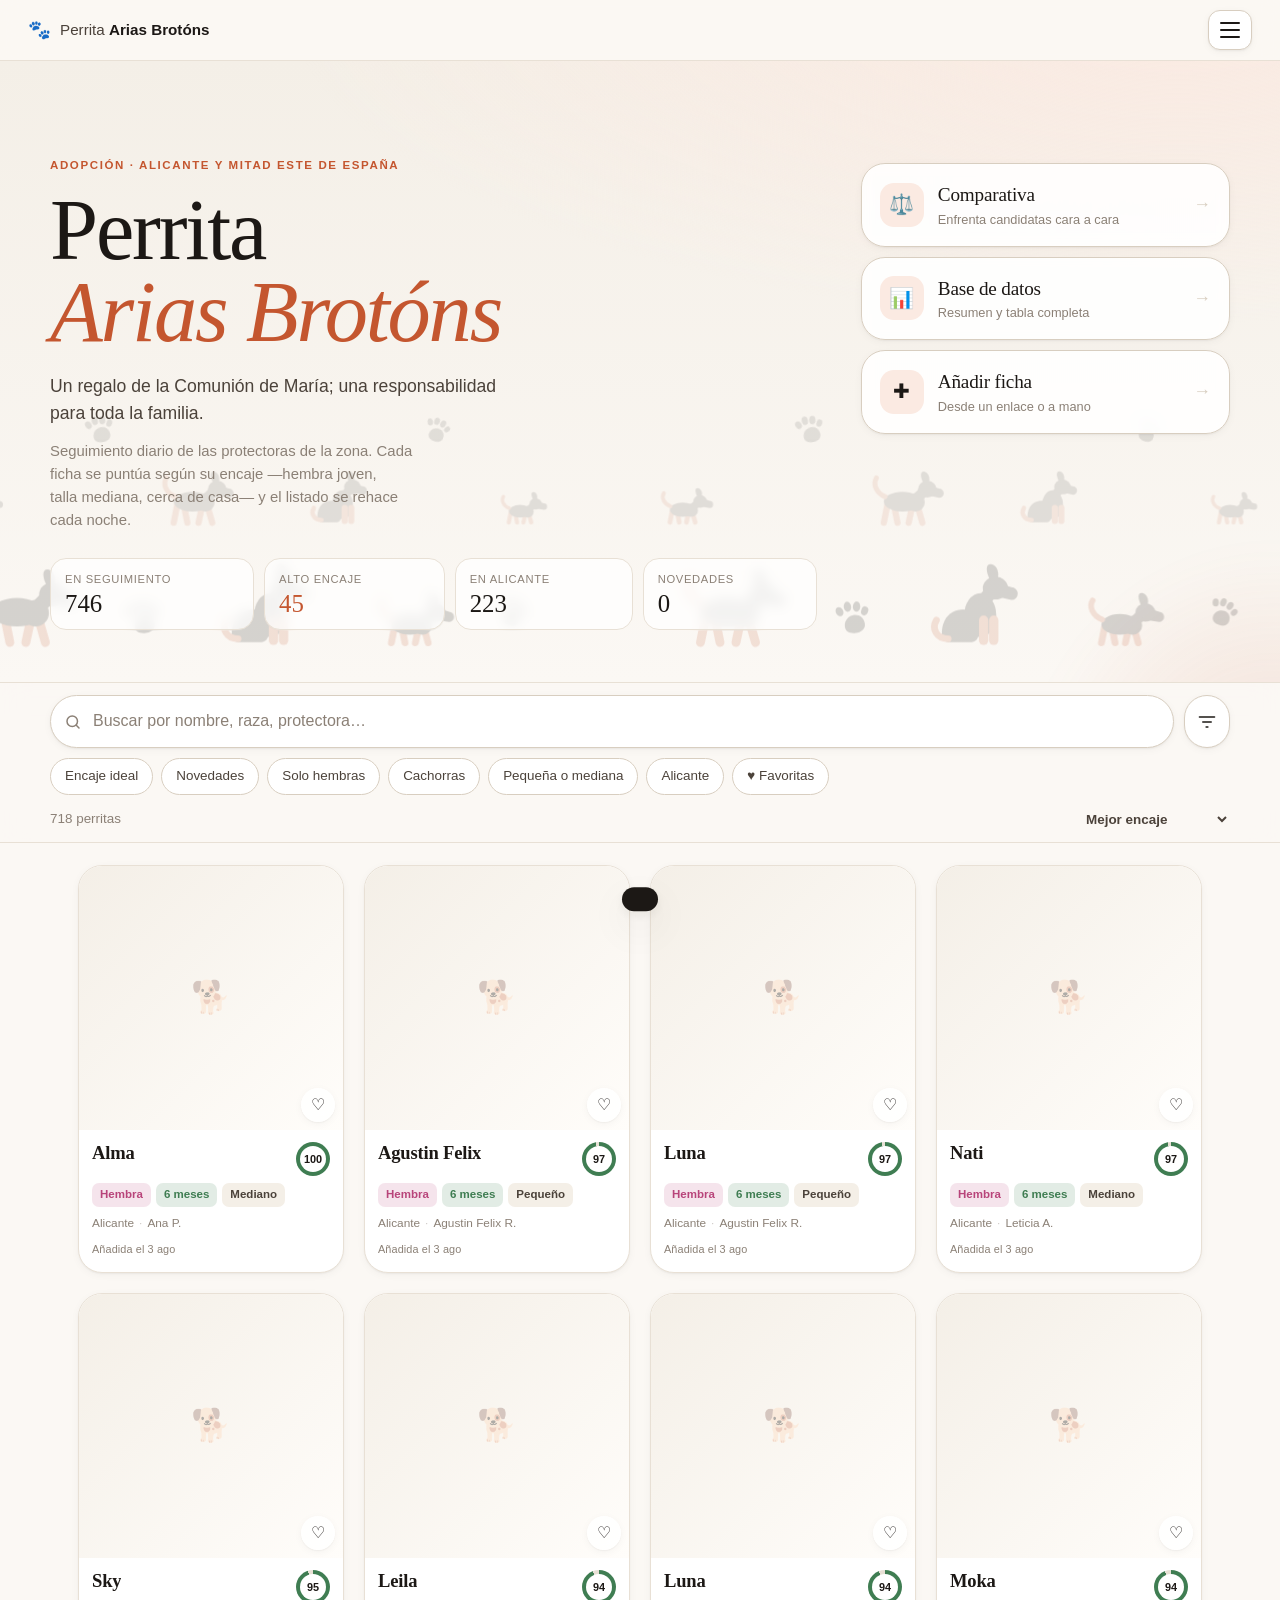
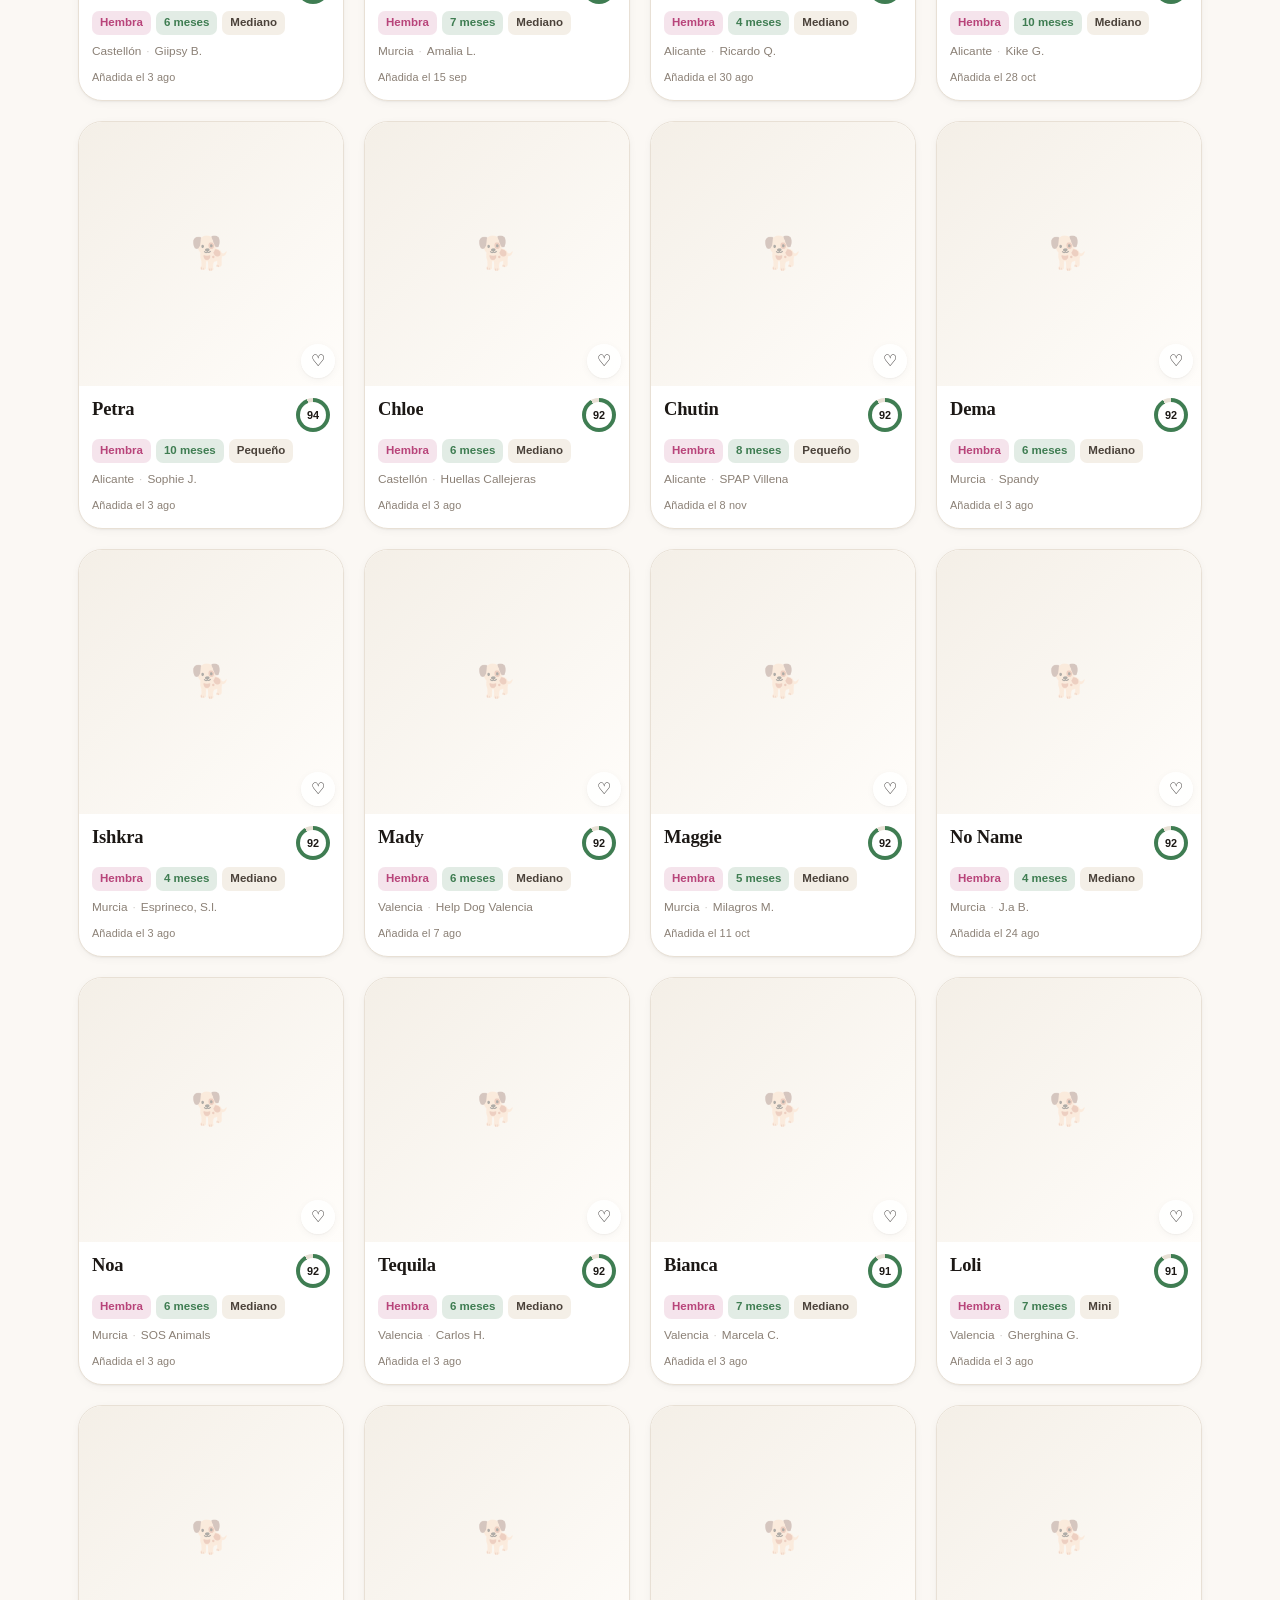
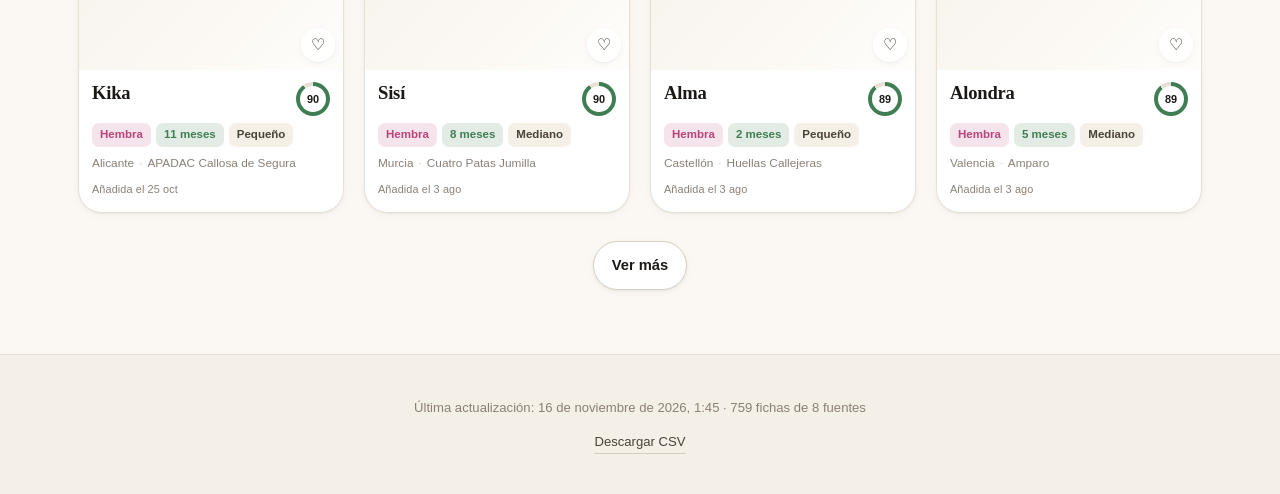
<file: index.html>
<!doctype html>
<html lang="es">
<head>
<meta charset="utf-8">
<meta name="viewport" content="width=device-width, initial-scale=1, viewport-fit=cover">
<meta name="theme-color" content="#fbf8f4" media="(prefers-color-scheme: light)">
<meta name="theme-color" content="#12100e" media="(prefers-color-scheme: dark)">
<title>Perrita Arias Brotóns</title>
<meta name="description" content="Seguimiento diario de las protectoras de Alicante y la mitad este de España, con cada ficha ordenada por su encaje.">
<link rel="icon" href="data:image/svg+xml,<svg xmlns='http://www.w3.org/2000/svg' viewBox='0 0 100 100'><text y='.9em' font-size='90'>🐾</text></svg>">
<link rel="manifest" href="assets/manifest.webmanifest">
<link rel="stylesheet" href="assets/css/app.css">
</head>
<body>

<a class="skip" href="#resultados">Saltar a los resultados</a>

<header class="hero" id="hero">
  <div class="hero__inner">
    <div class="hero__text">
      <p class="hero__eyebrow">Adopción · Alicante y mitad este de España</p>
      <h1 class="hero__title">Perrita<br><span>Arias Brotóns</span></h1>
      <p class="hero__lede">
        Un regalo de la Comunión de María; una responsabilidad para toda la familia.
      </p>
      <p class="hero__sub">
        Seguimiento diario de las protectoras de la zona. Cada ficha se puntúa
        según su encaje —hembra joven, talla mediana, cerca de casa— y el
        listado se rehace cada noche.
      </p>
      <dl class="hero__stats" id="heroStats"></dl>
    </div>

    <nav class="hero__acciones" aria-label="Secciones">
      <a class="bigbtn" href="comparar.html">
        <span class="bigbtn__icon" aria-hidden="true">⚖️</span>
        <span class="bigbtn__txt"><strong>Comparativa</strong><small>Enfrenta candidatas cara a cara</small></span>
        <span class="bigbtn__arrow" aria-hidden="true">→</span>
      </a>
      <a class="bigbtn" href="datos.html">
        <span class="bigbtn__icon" aria-hidden="true">📊</span>
        <span class="bigbtn__txt"><strong>Base de datos</strong><small>Resumen y tabla completa</small></span>
        <span class="bigbtn__arrow" aria-hidden="true">→</span>
      </a>
      <a class="bigbtn" href="admin.html">
        <span class="bigbtn__icon" aria-hidden="true">✚</span>
        <span class="bigbtn__txt"><strong>Añadir ficha</strong><small>Desde un enlace o a mano</small></span>
        <span class="bigbtn__arrow" aria-hidden="true">→</span>
      </a>
    </nav>
  </div>
  <div class="hero__glow" aria-hidden="true"></div>

  <!-- Fondo animado: en lugar de un vídeo (megabytes, y un primer fotograma
       en negro en móvil) es un SVG que pesa unos pocos kB, se ve nítido en
       cualquier pantalla y se detiene si el sistema pide menos movimiento. -->
  <div class="hero__film" aria-hidden="true">
    <svg viewBox="0 0 1600 700" preserveAspectRatio="xMidYMax slice" focusable="false">
      <defs>
        <g id="d-trot">
          <path d="M34 46 L28 76" stroke="currentColor" stroke-width="10" stroke-linecap="round" fill="none"/>
          <path d="M44 46 L50 76" stroke="currentColor" stroke-width="10" stroke-linecap="round" fill="none"/>
          <path d="M74 48 L68 76" stroke="currentColor" stroke-width="10" stroke-linecap="round" fill="none"/>
          <path d="M82 48 L90 76" stroke="currentColor" stroke-width="10" stroke-linecap="round" fill="none"/>
          <ellipse cx="58" cy="42" rx="30" ry="16"/>
          <ellipse cx="79" cy="43" rx="15" ry="15"/>
          <path d="M72 34 L90 16 L102 28 L84 46 Z"/>
          <ellipse cx="98" cy="22" rx="15" ry="13.5"/>
          <path d="M104 17 L117 21 A7.5 7.5 0 0 1 117 36 L104 33 Z"/>
          <path d="M92 13 C 86 2, 86 -8, 94 -6 C 101 -4, 103 6, 100 13 Z"/>
          <path d="M30 34 C 16 28, 10 14, 16 4" stroke="currentColor" stroke-width="8" stroke-linecap="round" fill="none"/>
        </g>
        <g id="d-pup">
          <path d="M26 36 L22 56" stroke="currentColor" stroke-width="8.5" stroke-linecap="round" fill="none"/>
          <path d="M35 36 L39 56" stroke="currentColor" stroke-width="8.5" stroke-linecap="round" fill="none"/>
          <path d="M56 38 L52 56" stroke="currentColor" stroke-width="8.5" stroke-linecap="round" fill="none"/>
          <path d="M63 38 L68 56" stroke="currentColor" stroke-width="8.5" stroke-linecap="round" fill="none"/>
          <ellipse cx="45" cy="33" rx="23" ry="13"/>
          <ellipse cx="61" cy="34" rx="12" ry="12"/>
          <path d="M56 27 L70 13 L80 23 L66 37 Z"/>
          <ellipse cx="77" cy="18" rx="12.5" ry="11.5"/>
          <path d="M82 13 L94 17 A6.5 6.5 0 0 1 94 30 L82 28 Z"/>
          <path d="M72 10 C 67 0, 67 -8, 74 -6 C 80 -4, 82 4, 79 10 Z"/>
          <path d="M23 27 C 11 22, 6 11, 11 3" stroke="currentColor" stroke-width="7" stroke-linecap="round" fill="none"/>
        </g>
        <g id="d-sit">
          <path d="M18 88 C 10 88, 8 74, 14 62 C 20 50, 36 46, 46 52 C 58 60, 58 88, 46 88 Z"/>
          <ellipse cx="56" cy="56" rx="19" ry="26"/>
          <path d="M60 62 L60 86" stroke="currentColor" stroke-width="11" stroke-linecap="round" fill="none"/>
          <path d="M72 62 L72 86" stroke="currentColor" stroke-width="11" stroke-linecap="round" fill="none"/>
          <path d="M50 38 L66 20 L78 31 L62 48 Z"/>
          <ellipse cx="74" cy="24" rx="15" ry="13.5"/>
          <path d="M80 19 L93 23 A7.5 7.5 0 0 1 93 38 L80 35 Z"/>
          <path d="M68 15 C 62 4, 62 -6, 70 -4 C 77 -2, 79 8, 76 15 Z"/>
          <path d="M18 84 C 4 84, -2 72, 4 62" stroke="currentColor" stroke-width="8" stroke-linecap="round" fill="none"/>
        </g>
        <g id="paw">
          <ellipse cx="14" cy="16" rx="7" ry="9" transform="rotate(-20 14 16)"/>
          <ellipse cx="30" cy="9" rx="7" ry="9.5"/>
          <ellipse cx="47" cy="11" rx="7" ry="9.5" transform="rotate(12 47 11)"/>
          <ellipse cx="61" cy="21" rx="6.5" ry="8.5" transform="rotate(28 61 21)"/>
          <path d="M20 46 C 20 32, 32 26, 40 26 C 50 26, 58 33, 58 45 C 58 56, 48 60, 39 60 C 29 60, 20 56, 20 46 Z"/>
        </g>

        <!-- una baldosa de 800 se repite dos veces: el bucle no tiene costura -->
        <g id="tile-back">
          <use href="#d-pup"  transform="translate(20,485) scale(.62)"/>
          <use href="#paw"    transform="translate(170,404) scale(.5) rotate(-12)"/>
          <use href="#d-trot" transform="translate(255,467) scale(.7)"/>
          <use href="#d-sit"  transform="translate(430,465) scale(.62)"/>
          <use href="#paw"    transform="translate(560,398) scale(.44) rotate(18)"/>
          <use href="#d-pup"  transform="translate(640,489) scale(.55)"/>
        </g>
        <g id="tile-front">
          <use href="#d-trot" transform="translate(40,579) scale(1)"/>
          <use href="#paw"    transform="translate(215,612) scale(.6) rotate(-8)"/>
          <use href="#d-sit"  transform="translate(330,571) scale(.95)"/>
          <use href="#d-pup"  transform="translate(500,605) scale(.9)"/>
          <use href="#paw"    transform="translate(645,600) scale(.5) rotate(22)"/>
        </g>
      </defs>

      <g class="film__row film__row--back">
        <use href="#tile-back"/>
        <use href="#tile-back" transform="translate(800,0)"/>
        <use href="#tile-back" transform="translate(1600,0)"/>
      </g>
      <g class="film__row film__row--front">
        <use href="#tile-front"/>
        <use href="#tile-front" transform="translate(800,0)"/>
        <use href="#tile-front" transform="translate(1600,0)"/>
      </g>
    </svg>
  </div>
</header>

<div class="toolbar" id="toolbar">
  <div class="toolbar__row">
    <div class="search">
      <svg class="search__icon" viewBox="0 0 24 24" aria-hidden="true"><circle cx="11" cy="11" r="7"/><path d="m20 20-3.6-3.6"/></svg>
      <input id="q" type="search" placeholder="Buscar por nombre, raza, protectora…" autocomplete="off" aria-label="Buscar">
      <button class="search__clear" id="qClear" hidden aria-label="Limpiar búsqueda">×</button>
    </div>
    <button class="btn btn--icon" id="openFilters" aria-label="Filtros">
      <svg viewBox="0 0 24 24" aria-hidden="true"><path d="M3 6h18M7 12h10M11 18h2"/></svg>
      <span class="btn__badge" id="filterCount" hidden>0</span>
    </button>
  </div>
  <div class="quickchips" id="quickchips" role="group" aria-label="Filtros rápidos"></div>
  <div class="toolbar__meta">
    <span id="resultCount">Cargando…</span>
    <label class="sort">
      <span class="sr-only">Ordenar por</span>
      <select id="sort">
        <option value="score">Mejor encaje</option>
        <option value="new">Novedades primero</option>
        <option value="young">Más jóvenes</option>
        <option value="near">Más cerca</option>
        <option value="name">Nombre A-Z</option>
      </select>
    </label>
  </div>
</div>

<main id="resultados">
  <div class="grid" id="grid" aria-live="polite"></div>
  <div class="empty" id="empty" hidden>
    <p class="empty__emoji">🐾</p>
    <h2>Sin resultados con estos filtros</h2>
    <p>Prueba a ampliar la zona o el rango de edad.</p>
    <button class="btn btn--ghost" id="resetFromEmpty">Quitar los filtros</button>
  </div>
  <button class="btn btn--more" id="loadMore" hidden>Ver más</button>
</main>

<footer class="foot">
  <p id="footMeta">—</p>
  <nav>
    <a href="#" id="descargarCsv">Descargar CSV</a>
    <a href="#" id="restoreHidden" hidden>Recuperar descartadas (<span id="hiddenN">0</span>)</a>
  </nav>
</footer>

<!-- ------------------------------------------------------------------ ficha -->
<dialog class="sheet sheet--detail" id="detail" aria-label="Ficha">
  <button class="sheet__close" data-close aria-label="Cerrar">×</button>
  <div id="detailBody"></div>
</dialog>

<!-- ---------------------------------------------------------------- filtros -->
<dialog class="sheet sheet--filters" id="filters" aria-label="Filtros">
  <header class="sheet__head">
    <h2>Filtros</h2>
    <button class="sheet__close" data-close aria-label="Cerrar">×</button>
  </header>
  <div class="sheet__body">
    <fieldset class="f">
      <legend>Sexo</legend>
      <div class="opts" data-group="sex">
        <button data-v="hembra">Hembra</button>
        <button data-v="macho">Macho</button>
        <button data-v="?">Sin confirmar</button>
      </div>
    </fieldset>

    <fieldset class="f">
      <legend>Edad</legend>
      <div class="opts" data-group="age">
        <button data-v="cachorro">Cachorra · &lt;1 año</button>
        <button data-v="joven">Joven · 1-3 años</button>
        <button data-v="adulto">Adulta · 3-8</button>
        <button data-v="senior">Senior · 8+</button>
        <button data-v="?">Sin confirmar</button>
      </div>
    </fieldset>

    <fieldset class="f">
      <legend>Tamaño</legend>
      <div class="opts" data-group="size">
        <button data-v="mini">Mini</button>
        <button data-v="pequeno">Pequeño</button>
        <button data-v="mediano">Mediano</button>
        <button data-v="grande">Grande</button>
        <button data-v="gigante">Gigante</button>
        <button data-v="?">Sin confirmar</button>
      </div>
    </fieldset>

    <fieldset class="f">
      <legend>Zona</legend>
      <div class="opts" data-group="tier">
        <button data-v="core">Alicante</button>
        <button data-v="near">Provincias vecinas</button>
        <button data-v="east">Mitad este</button>
        <button data-v="far">Resto</button>
      </div>
      <label class="field">
        <span>Provincia concreta</span>
        <select id="fProvince"><option value="">Todas</option></select>
      </label>
    </fieldset>

    <fieldset class="f">
      <legend>Raza</legend>
      <div class="opts" data-group="breedType">
        <button data-v="raza">De raza</button>
        <button data-v="mezcla">Mezcla</button>
        <button data-v="mestizo">Mestiza</button>
      </div>
    </fieldset>

    <fieldset class="f">
      <legend>Protectora</legend>
      <label class="field">
        <span class="sr-only">Protectora</span>
        <select id="fShelter"><option value="">Todas</option></select>
      </label>
    </fieldset>

    <fieldset class="f">
      <legend>Otros</legend>
      <div class="switches">
        <label><input type="checkbox" id="fPhoto"> Solo con foto</label>
        <label><input type="checkbox" id="fKids"> Buena con niños</label>
        <label><input type="checkbox" id="fAvailable" checked> Solo disponibles</label>
        <label><input type="checkbox" id="fNoPPP" checked> Excluir razas PPP</label>
        <label><input type="checkbox" id="fFav"> Solo favoritas</label>
        <label><input type="checkbox" id="fNew"> Solo novedades</label>
      </div>
    </fieldset>
  </div>
  <footer class="sheet__foot">
    <button class="btn btn--ghost" id="resetFilters">Limpiar</button>
    <button class="btn btn--primary" data-close>Ver <span id="previewCount">0</span> resultados</button>
  </footer>
</dialog>

<div class="toast" id="toast" role="status" aria-live="polite"></div>

<script src="assets/js/data.js"></script>
<script src="assets/js/csv.js"></script>
<script src="assets/js/nav.js"></script>
<script src="assets/js/app.js"></script>
</body>
</html>
</file>
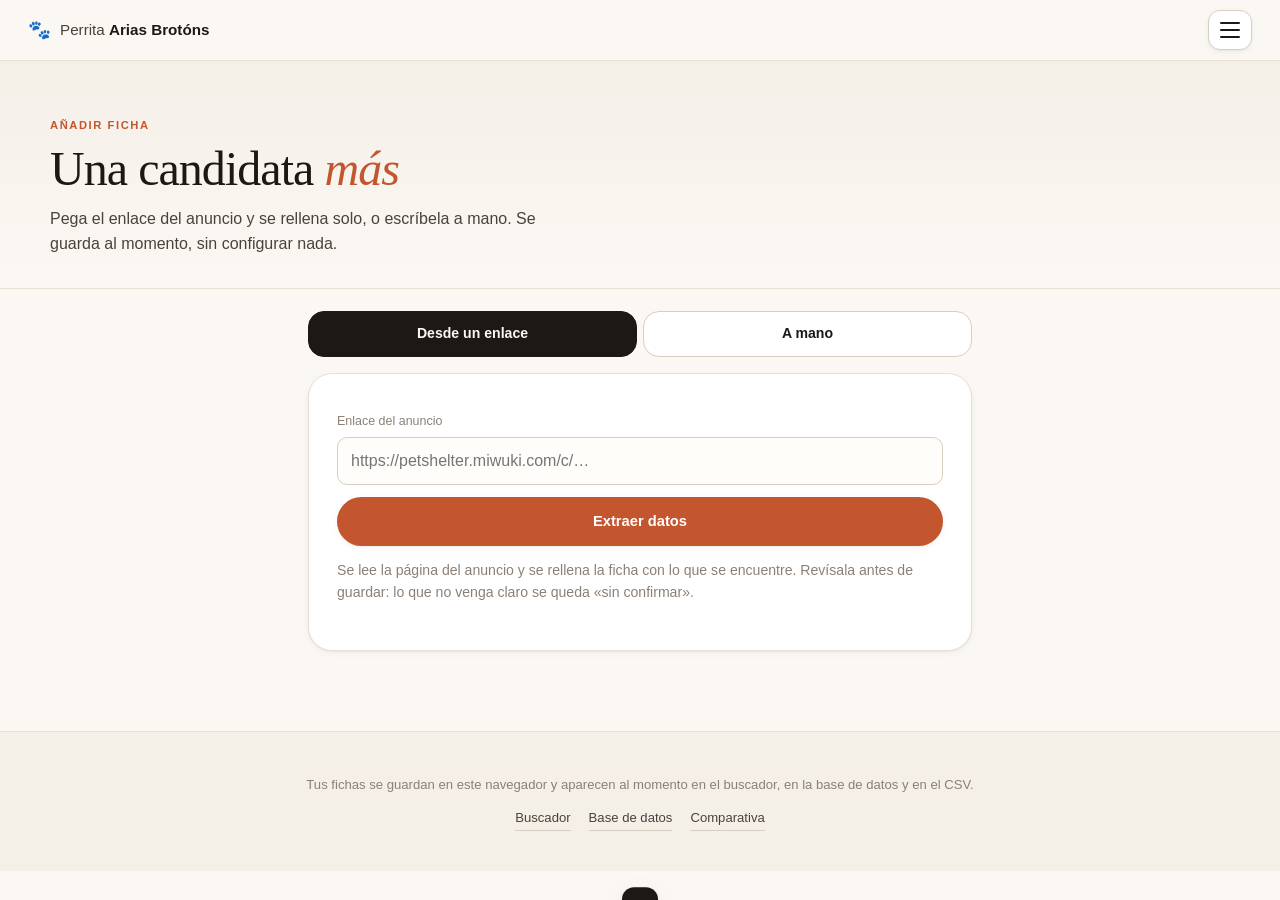
<file: admin.html>
<!doctype html>
<html lang="es">
<head>
<meta charset="utf-8">
<meta name="viewport" content="width=device-width, initial-scale=1, viewport-fit=cover">
<meta name="theme-color" content="#fbf8f4" media="(prefers-color-scheme: light)">
<meta name="theme-color" content="#12100e" media="(prefers-color-scheme: dark)">
<title>Añadir ficha · Perrita Arias Brotóns</title>
<link rel="icon" href="data:image/svg+xml,<svg xmlns='http://www.w3.org/2000/svg' viewBox='0 0 100 100'><text y='.9em' font-size='90'>🐾</text></svg>">
<link rel="stylesheet" href="assets/css/app.css">
</head>
<body>

<header class="page">
  <div class="page__inner">
    <p class="page__eyebrow">Añadir ficha</p>
    <h1 class="page__title">Una candidata <span>más</span></h1>
    <p class="page__lede">Pega el enlace del anuncio y se rellena solo, o escríbela a mano. Se guarda al momento, sin configurar nada.</p>
  </div>
</header>

<main class="admin">

  <div class="tabs" role="tablist">
    <button role="tab" id="tabLink" aria-selected="true" aria-controls="paneLink">Desde un enlace</button>
    <button role="tab" id="tabManual" aria-selected="false" aria-controls="paneManual">A mano</button>
  </div>

  <!-- ------------------------------------------------------ desde enlace -->
  <section class="panel" id="paneLink" role="tabpanel" aria-labelledby="tabLink">
    <label class="field">
      <span>Enlace del anuncio</span>
      <input id="url" type="url" inputmode="url" placeholder="https://petshelter.miwuki.com/c/…">
    </label>
    <button class="btn btn--primary btn--block" id="extract" style="margin-top:12px">Extraer datos</button>
    <p class="status" id="extractStatus"></p>
    <p class="hint" style="margin-top:14px">
      Se lee la página del anuncio y se rellena la ficha con lo que se encuentre.
      Revísala antes de guardar: lo que no venga claro se queda «sin confirmar».
    </p>
  </section>

  <!-- ------------------------------------------------------------- a mano -->
  <section class="panel" id="paneManual" role="tabpanel" aria-labelledby="tabManual" hidden></section>

  <!-- --------------------------------------------------- ficha en edición -->
  <section id="editor" hidden>
    <h2>Revisa la ficha</h2>
    <p class="hint">Corrige lo que haga falta antes de guardar. Los campos vacíos se quedan como «sin confirmar».</p>
    <div class="panel">
      <form id="form">
        <div class="row2">
          <label class="field"><span>Nombre *</span><input name="name" required></label>
          <label class="field"><span>Sexo</span>
            <select name="sex"><option value="">Sin confirmar</option><option value="hembra">Hembra</option><option value="macho">Macho</option></select>
          </label>
        </div>
        <div class="row2">
          <label class="field"><span>Edad (meses)</span><input name="age_months" type="number" min="0" max="300" inputmode="numeric"></label>
          <label class="field"><span>Fecha de nacimiento</span><input name="birth_date" type="date"></label>
        </div>
        <div class="row2">
          <label class="field"><span>Tamaño</span>
            <select name="size">
              <option value="">Sin confirmar</option>
              <option value="mini">Mini</option><option value="pequeno">Pequeño</option>
              <option value="mediano">Mediano</option><option value="grande">Grande</option><option value="gigante">Gigante</option>
            </select>
          </label>
          <label class="field"><span>Peso (kg)</span><input name="weight_kg" type="number" step="0.1" min="0" inputmode="decimal"></label>
        </div>
        <div class="row2">
          <label class="field"><span>Raza</span><input name="breed" placeholder="Mestizo, Mezcla de Bretón…"></label>
          <label class="field"><span>Tipo</span>
            <select name="breed_type">
              <option value="desconocido">Sin confirmar</option>
              <option value="raza">De raza</option><option value="mezcla">Mezcla</option><option value="mestizo">Mestiza</option>
            </select>
          </label>
        </div>
        <div class="row2">
          <label class="field"><span>Provincia</span><input name="province" list="provinces"></label>
          <label class="field"><span>Localidad</span><input name="location"></label>
        </div>
        <datalist id="provinces"></datalist>
        <div class="row2">
          <label class="field"><span>Protectora</span><input name="shelter"></label>
          <label class="field"><span>Estado</span>
            <select name="status">
              <option value="disponible">Disponible</option><option value="urgente">Urgente</option>
              <option value="acogida">En acogida</option><option value="reservado">Reservada</option><option value="adoptado">Adoptada</option>
            </select>
          </label>
        </div>
        <label class="field"><span>Enlace original</span><input name="url" type="url"></label>
        <label class="field"><span>Fotos (una URL por línea)</span><textarea name="photos" rows="3"></textarea></label>
        <label class="field"><span>Descripción</span><textarea name="description" rows="6"></textarea></label>
        <div class="switches" style="margin-top:14px">
          <label><input type="checkbox" name="good_with_kids"> Buena con niños</label>
          <label><input type="checkbox" name="sterilized"> Esterilizada</label>
          <label><input type="checkbox" name="vaccinated"> Vacunada</label>
          <label><input type="checkbox" name="chipped"> Con microchip</label>
        </div>
      </form>

      <div class="preview">
        <h3 style="font-size:.72rem;letter-spacing:.1em;text-transform:uppercase;color:var(--muted)">Encaje calculado</h3>
        <div id="scorePreview"></div>
      </div>

      <div class="row2" style="margin-top:18px">
        <button class="btn btn--primary btn--block" id="guardar">Guardar la ficha</button>
        <button class="btn btn--block" id="saveDownload">Descargar JSON</button>
      </div>
      <p class="status" id="saveStatus"></p>

      <details style="margin-top:16px">
        <summary style="cursor:pointer;font-size:.85rem;color:var(--muted)">Ver el JSON que se va a guardar</summary>
        <pre class="code" id="jsonPreview"></pre>
      </details>
    </div>
  </section>

  <!-- ------------------------------------------------------ ya guardadas -->
  <section id="propias" hidden></section>
</main>

<footer class="foot">
  <p id="pieFichas">Tus fichas se guardan en este navegador y aparecen al momento en el buscador, en la base de datos y en el CSV.</p>
  <nav><a href="index.html">Buscador</a><a href="datos.html">Base de datos</a><a href="comparar.html">Comparativa</a></nav>
</footer>

<div class="toast" id="toast" role="status" aria-live="polite"></div>

<script src="assets/js/data.js"></script>
<script src="assets/js/csv.js"></script>
<script src="assets/js/nav.js"></script>
<script src="assets/js/admin.js"></script>
</body>
</html>
</file>
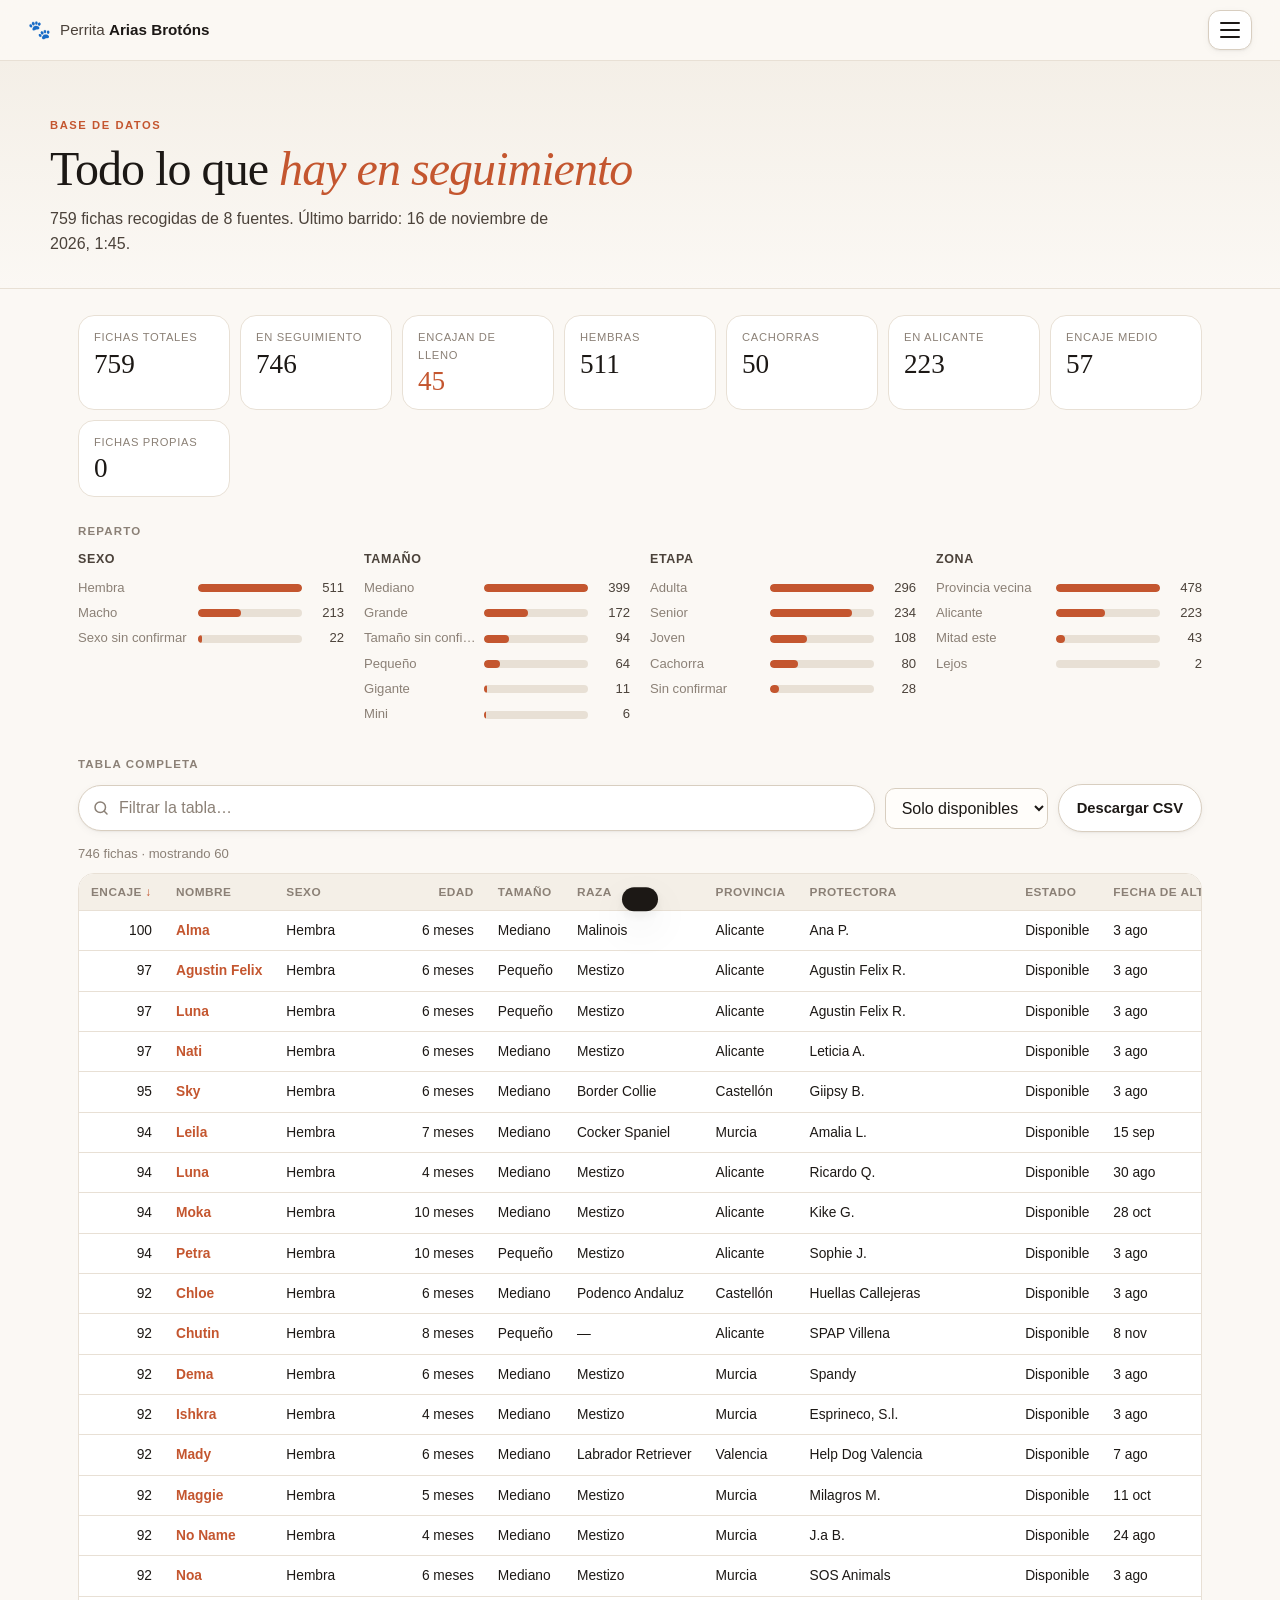
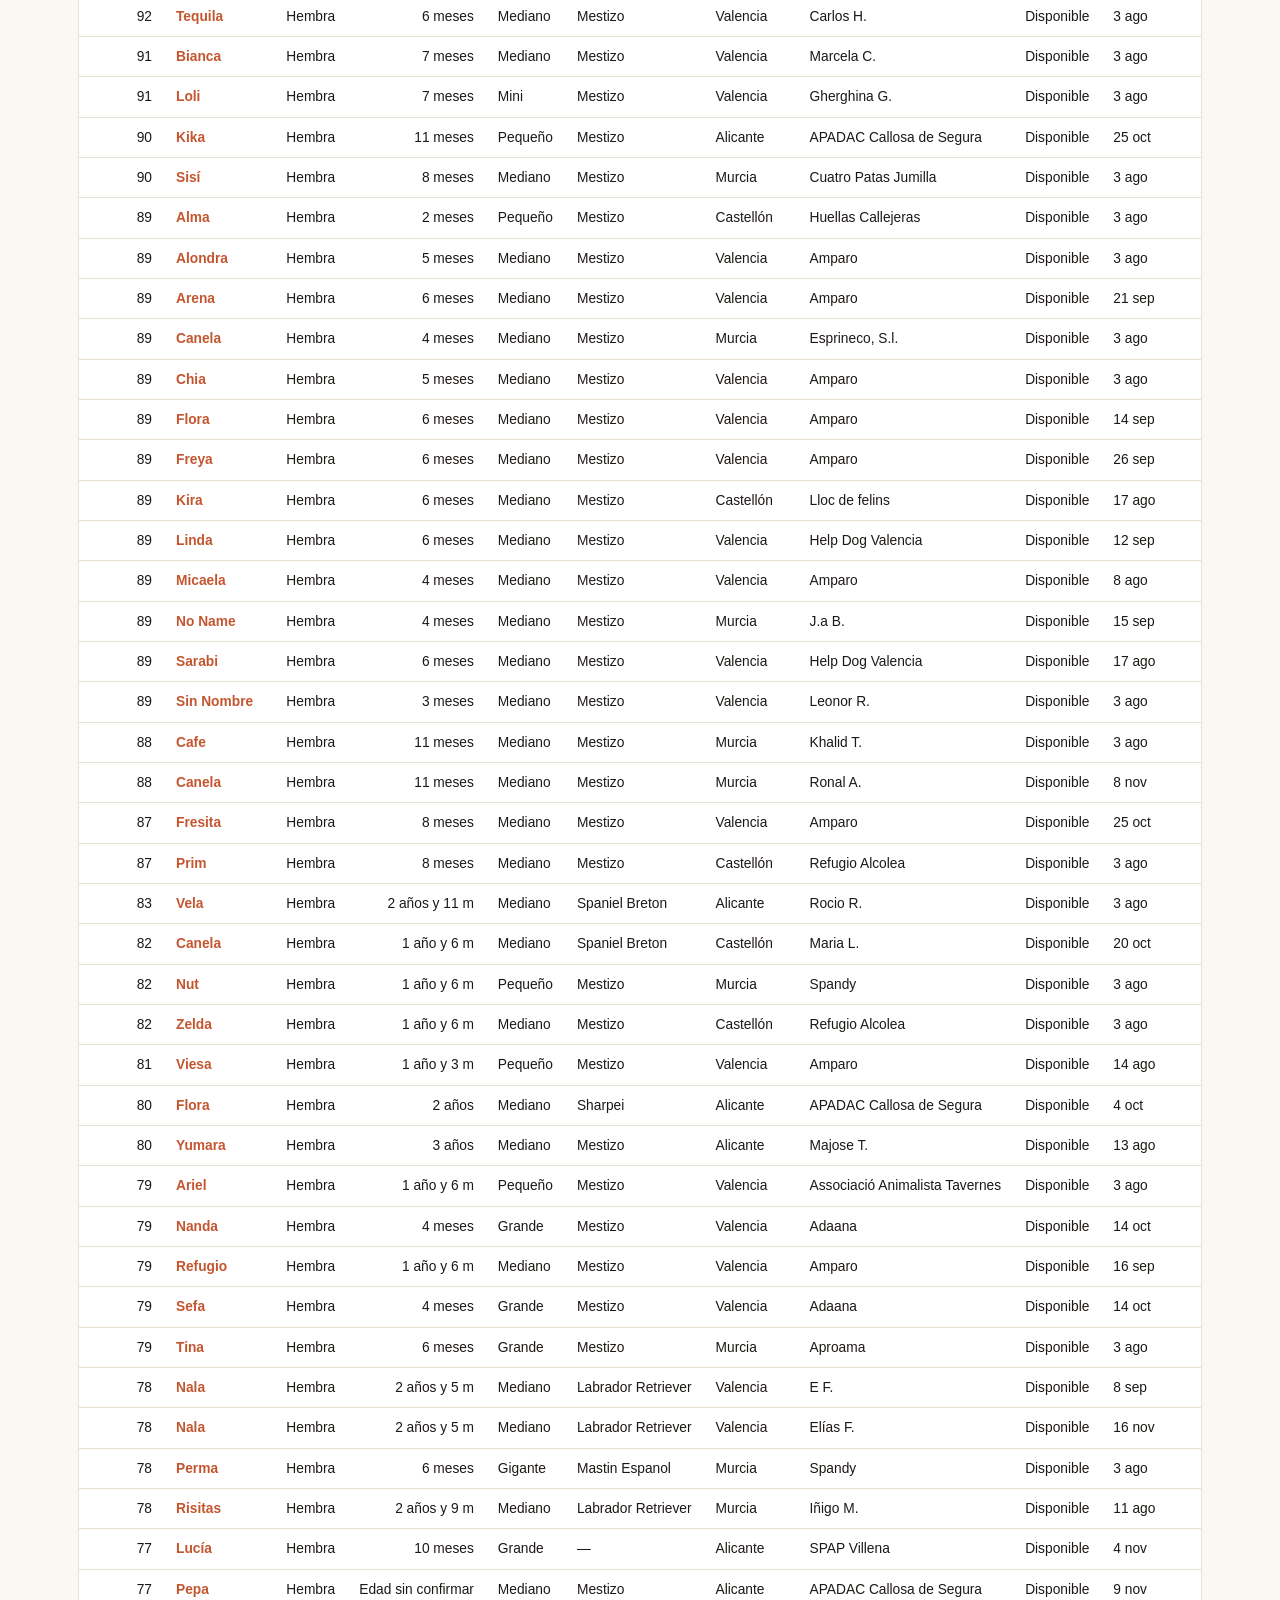
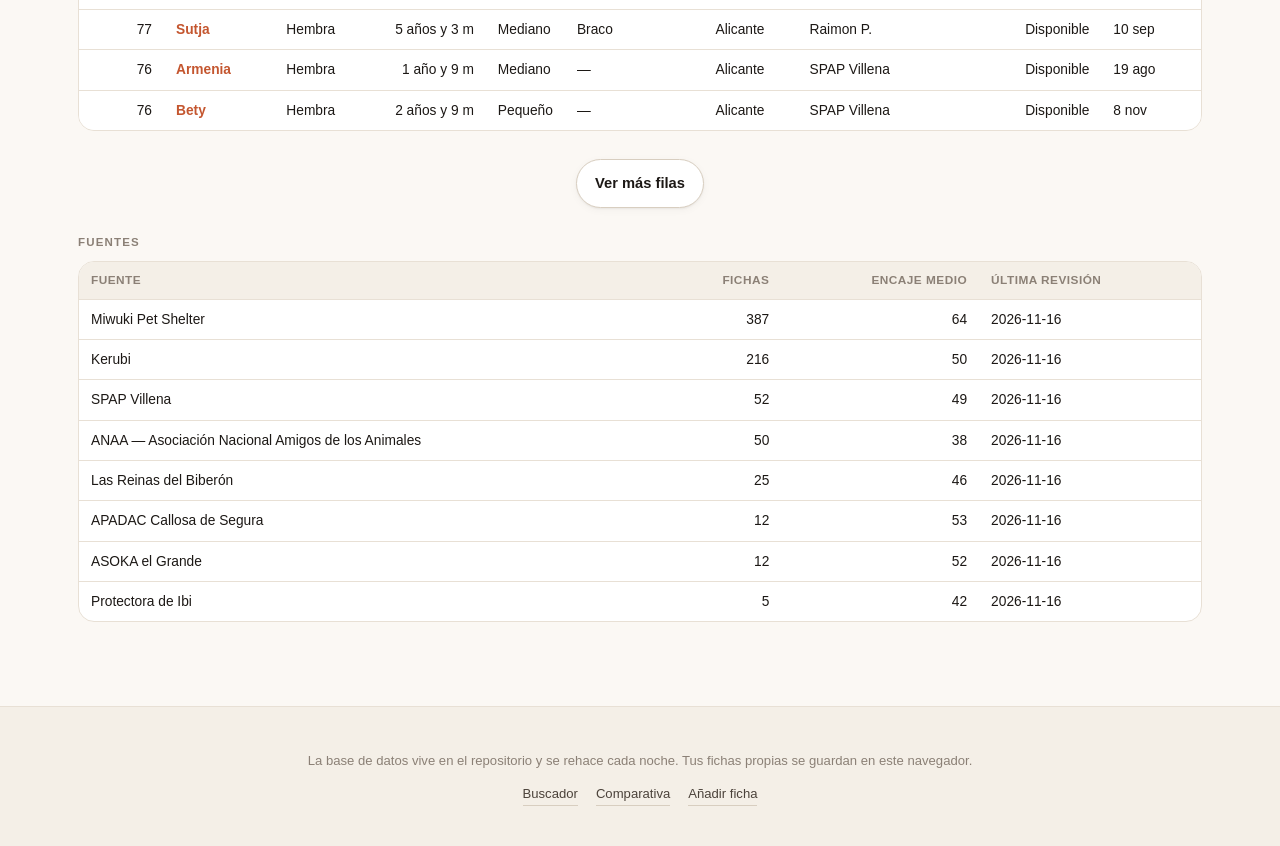
<file: datos.html>
<!doctype html>
<html lang="es">
<head>
<meta charset="utf-8">
<meta name="viewport" content="width=device-width, initial-scale=1, viewport-fit=cover">
<meta name="theme-color" content="#fbf8f4" media="(prefers-color-scheme: light)">
<meta name="theme-color" content="#12100e" media="(prefers-color-scheme: dark)">
<title>Base de datos · Perrita Arias Brotóns</title>
<meta name="description" content="Resumen y tabla completa de las fichas en seguimiento.">
<link rel="icon" href="data:image/svg+xml,<svg xmlns='http://www.w3.org/2000/svg' viewBox='0 0 100 100'><text y='.9em' font-size='90'>🐾</text></svg>">
<link rel="stylesheet" href="assets/css/app.css">
</head>
<body>

<header class="page">
  <div class="page__inner">
    <p class="page__eyebrow">Base de datos</p>
    <h1 class="page__title">Todo lo que <span>hay en seguimiento</span></h1>
    <p class="page__lede" id="lede">Cargando…</p>
  </div>
</header>

<main class="wide">

  <!-- ------------------------------------------------------------ resumen -->
  <section class="dash" id="dash" aria-label="Resumen"></section>

  <section class="d-section">
    <h3>Reparto</h3>
    <div class="bars" id="bars"></div>
  </section>

  <!-- -------------------------------------------------------------- tabla -->
  <section class="d-section">
    <h3>Tabla completa</h3>

    <div class="tbar">
      <div class="search search--sm">
        <svg class="search__icon" viewBox="0 0 24 24" aria-hidden="true"><circle cx="11" cy="11" r="7"/><path d="m20 20-3.6-3.6"/></svg>
        <input id="q" type="search" placeholder="Filtrar la tabla…" aria-label="Filtrar">
      </div>
      <label class="field field--inline">
        <span class="sr-only">Estado</span>
        <select id="fEstado">
          <option value="vivas">Solo disponibles</option>
          <option value="todas">Todas</option>
          <option value="propias">Solo mis fichas</option>
        </select>
      </label>
      <button class="btn" id="descargar">Descargar CSV</button>
    </div>

    <p class="tcount" id="tcount"></p>

    <div class="tabla-wrap">
      <table class="tabla" id="tabla">
        <thead><tr id="thead"></tr></thead>
        <tbody id="tbody"></tbody>
      </table>
    </div>
    <button class="btn btn--more" id="masFilas" hidden>Ver más filas</button>
  </section>

  <section class="d-section">
    <h3>Fuentes</h3>
    <div class="tabla-wrap">
      <table class="tabla"><thead><tr><th>Fuente</th><th class="num">Fichas</th><th class="num">Encaje medio</th><th>Última revisión</th></tr></thead>
      <tbody id="tfuentes"></tbody></table>
    </div>
  </section>

  <p class="nota" id="nota"></p>
</main>

<footer class="foot">
  <p>La base de datos vive en el repositorio y se rehace cada noche. Tus fichas propias se guardan en este navegador.</p>
  <nav><a href="index.html">Buscador</a><a href="comparar.html">Comparativa</a><a href="admin.html">Añadir ficha</a></nav>
</footer>

<div class="toast" id="toast" role="status" aria-live="polite"></div>

<script src="assets/js/data.js"></script>
<script src="assets/js/csv.js"></script>
<script src="assets/js/nav.js"></script>
<script src="assets/js/datos.js"></script>
</body>
</html>
</file>
<file: assets/css/app.css>
/* ==========================================================================
   Perrita Arias Brotóns — hoja de estilo única, mobile-first, sin dependencias
   ========================================================================== */

:root {
  --bg:        #fbf8f4;
  --bg-2:      #f4efe7;
  --surface:   #ffffff;
  --surface-2: #fffdfa;
  --ink:       #1c1815;
  --ink-2:     #4b423a;
  --muted:     #8b8076;
  --line:      #e8e0d5;
  --line-2:    #d8cec0;

  --accent:      #c4562f;
  --accent-ink:  #ffffff;
  --accent-soft: #fbeae2;
  --gold:        #b98b2f;
  --green:       #3f7d52;
  --pink:        #b8447a;

  --r-sm: 10px;
  --r-md: 16px;
  --r-lg: 24px;
  --r-xl: 32px;

  --shadow-1: 0 1px 2px rgba(28,24,21,.05), 0 2px 8px rgba(28,24,21,.04);
  --shadow-2: 0 4px 12px rgba(28,24,21,.07), 0 16px 40px rgba(28,24,21,.08);
  --shadow-3: 0 24px 70px rgba(28,24,21,.22);

  --serif: "Iowan Old Style", "Palatino Linotype", Palatino, "Book Antiqua", Georgia, serif;
  --sans: -apple-system, BlinkMacSystemFont, "Segoe UI Variable Display", "Segoe UI",
          Roboto, "Helvetica Neue", Arial, sans-serif;

  --pad: clamp(16px, 4.5vw, 28px);
  --topbar-h: 61px;
  --ease: cubic-bezier(.22,.61,.36,1);
}

@media (prefers-color-scheme: dark) {
  :root {
    --bg:        #12100e;
    --bg-2:      #191512;
    --surface:   #1c1815;
    --surface-2: #221d19;
    --ink:       #f4efe8;
    --ink-2:     #cabfb3;
    --muted:     #9b8f82;
    --line:      #2d2723;
    --line-2:    #3d352f;
    --accent:      #e8825b;
    --accent-ink:  #1a1210;
    --accent-soft: #33211a;
    --gold:        #d8ab4e;
    --green:       #6aa87e;
    --pink:        #e07aa8;
    --shadow-1: 0 1px 2px rgba(0,0,0,.4);
    --shadow-2: 0 6px 18px rgba(0,0,0,.45);
    --shadow-3: 0 24px 70px rgba(0,0,0,.7);
  }
}

*, *::before, *::after { box-sizing: border-box; }

/* El `display` de una clase gana al `display:none` que el navegador aplica a
   [hidden]. Sin esto, «Ver más» y el contador del filtro se ven siempre. */
[hidden] { display: none !important; }

html { -webkit-text-size-adjust: 100%; scroll-behavior: smooth; }

body {
  margin: 0;
  font-family: var(--sans);
  font-size: 16px;
  line-height: 1.55;
  color: var(--ink);
  background: var(--bg);
  -webkit-font-smoothing: antialiased;
  overflow-x: hidden;
}

button, input, select, textarea { font: inherit; color: inherit; }
button { cursor: pointer; border: 0; background: none; }
a { color: inherit; }

.sr-only {
  position: absolute; width: 1px; height: 1px; padding: 0; margin: -1px;
  overflow: hidden; clip: rect(0 0 0 0); white-space: nowrap; border: 0;
}

.skip {
  position: absolute; left: -999px; top: 8px; z-index: 100;
  background: var(--accent); color: var(--accent-ink);
  padding: 10px 16px; border-radius: var(--r-sm);
}
.skip:focus { left: 8px; }

:where(button, input, select, a, [tabindex]):focus-visible {
  outline: 2px solid var(--accent);
  outline-offset: 2px;
  border-radius: 6px;
}

/* ------------------------------------------------------------------- hero */

.hero {
  position: relative;
  padding: clamp(40px, 12vw, 96px) var(--pad) clamp(28px, 7vw, 52px);
  overflow: hidden;
  background:
    radial-gradient(120% 90% at 92% -10%, var(--accent-soft) 0%, transparent 58%),
    linear-gradient(180deg, var(--bg-2) 0%, var(--bg) 100%);
  border-bottom: 1px solid var(--line);
}

.hero__inner { position: relative; z-index: 1; max-width: 1180px; margin: 0 auto; }

.hero__eyebrow {
  margin: 0 0 14px;
  font-size: .72rem;
  letter-spacing: .14em;
  text-transform: uppercase;
  font-weight: 600;
  color: var(--accent);
}

.hero__title {
  margin: 0;
  font-family: var(--serif);
  font-weight: 400;
  font-size: clamp(2.6rem, 12.5vw, 5.4rem);
  line-height: .95;
  letter-spacing: -.025em;
}
.hero__title span { font-style: italic; color: var(--accent); }

.hero__lede {
  margin: 20px 0 0;
  max-width: 46ch;
  color: var(--ink-2);
  font-size: clamp(.98rem, 3.6vw, 1.1rem);
  text-wrap: pretty;
}

.hero__stats {
  display: flex;
  flex-wrap: wrap;
  gap: 10px;
  margin: 26px 0 0;
}
.hero__stats > div {
  flex: 1 1 auto;
  min-width: 88px;
  padding: 12px 14px;
  background: color-mix(in srgb, var(--surface) 72%, transparent);
  border: 1px solid var(--line);
  border-radius: var(--r-md);
  backdrop-filter: blur(6px);
}
.hero__stats dt { font-size: .7rem; letter-spacing: .06em; text-transform: uppercase; color: var(--muted); }
.hero__stats dd {
  margin: 2px 0 0;
  font-family: var(--serif);
  font-size: 1.55rem;
  line-height: 1.1;
  font-variant-numeric: tabular-nums;
}
.hero__stats dd.is-accent { color: var(--accent); }

.hero__glow {
  position: absolute; inset: auto -20% -60% auto;
  width: 60vw; height: 60vw; max-width: 520px; max-height: 520px;
  background: radial-gradient(circle, color-mix(in srgb, var(--accent) 16%, transparent), transparent 68%);
  filter: blur(14px);
  pointer-events: none;
}

/* --- fondo animado de la portada ------------------------------------------
   Dos hileras de perritos que cruzan a distinta velocidad. Cada hilera son
   tres copias de la misma baldosa de 800 unidades y la animación desplaza
   exactamente 800: el salto del bucle cae sobre un dibujo idéntico y no se
   percibe. Solo se anima `transform`, así que va sobre la GPU. */

.hero__film {
  position: absolute; inset: 0;
  z-index: 0;
  overflow: hidden;
  pointer-events: none;
  color: var(--accent);
  /* se desvanece hacia arriba para no pelearse con el titular */
  -webkit-mask-image: linear-gradient(180deg, transparent 8%, #000 62%, #000 100%);
          mask-image: linear-gradient(180deg, transparent 8%, #000 62%, #000 100%);
}
.hero__film svg { width: 100%; height: 100%; display: block; }

.film__row { will-change: transform; }
.film__row--back {
  opacity: .10;
  animation: film-drift 96s linear infinite;
}
.film__row--front {
  opacity: .15;
  animation: film-drift 58s linear infinite;
}
@media (prefers-color-scheme: dark) {
  .film__row--back  { opacity: .13; }
  .film__row--front { opacity: .19; }
}

@keyframes film-drift {
  from { transform: translateX(0); }
  to   { transform: translateX(-800px); }
}

@media (prefers-reduced-motion: reduce) {
  .film__row { animation: none; }
}

/* el contenido y la barra van por encima del fondo */
.hero__inner { position: relative; z-index: 1; }

/* ---------------------------------------------------------------- toolbar */

.toolbar {
  /* la cabecera común ya ocupa la franja superior: esta se pega justo debajo */
  position: sticky; top: var(--topbar-h); z-index: 40;
  padding: 12px var(--pad) 10px;
  background: color-mix(in srgb, var(--bg) 88%, transparent);
  backdrop-filter: saturate(150%) blur(14px);
  border-bottom: 1px solid var(--line);
}
.toolbar__row { display: flex; gap: 10px; max-width: 1180px; margin: 0 auto; }

.search {
  position: relative; flex: 1;
  display: flex; align-items: center;
}
.search__icon {
  position: absolute; left: 14px; width: 18px; height: 18px;
  fill: none; stroke: var(--muted); stroke-width: 2; stroke-linecap: round;
  pointer-events: none;
}
.search input {
  width: 100%;
  padding: 13px 40px 13px 42px;
  border: 1px solid var(--line-2);
  border-radius: 999px;
  background: var(--surface);
  box-shadow: var(--shadow-1);
  transition: border-color .18s var(--ease), box-shadow .18s var(--ease);
}
.search input::placeholder { color: var(--muted); }
.search input:focus { outline: none; border-color: var(--accent); box-shadow: 0 0 0 3px var(--accent-soft); }
.search input::-webkit-search-cancel-button { display: none; }
.search__clear {
  position: absolute; right: 8px;
  width: 28px; height: 28px; border-radius: 50%;
  font-size: 1.2rem; line-height: 1; color: var(--muted);
}
.search__clear:hover { background: var(--bg-2); color: var(--ink); }

.btn {
  display: inline-flex; align-items: center; justify-content: center; gap: 8px;
  padding: 12px 18px;
  border-radius: 999px;
  font-weight: 600; font-size: .92rem;
  border: 1px solid var(--line-2);
  background: var(--surface);
  box-shadow: var(--shadow-1);
  transition: transform .15s var(--ease), background .15s var(--ease), border-color .15s;
}
.btn:active { transform: scale(.97); }
.btn--icon { position: relative; padding: 12px; width: 46px; flex: 0 0 auto; }
.btn--icon svg { width: 20px; height: 20px; fill: none; stroke: currentColor; stroke-width: 2; stroke-linecap: round; }
.btn__badge {
  position: absolute; top: -4px; right: -4px;
  min-width: 20px; height: 20px; padding: 0 5px;
  display: grid; place-items: center;
  border-radius: 999px; background: var(--accent); color: var(--accent-ink);
  font-size: .68rem; font-weight: 700;
}
.btn--primary { background: var(--accent); color: var(--accent-ink); border-color: transparent; }
.btn--ghost { background: transparent; box-shadow: none; }
.btn--more { display: block; margin: 28px auto 0; }
.btn--block { width: 100%; }

.quickchips {
  display: flex; gap: 8px; overflow-x: auto; scrollbar-width: none;
  max-width: 1180px; margin: 10px auto 0; padding-bottom: 2px;
}
.quickchips::-webkit-scrollbar { display: none; }
.quickchips button {
  flex: 0 0 auto;
  padding: 7px 14px;
  border-radius: 999px;
  border: 1px solid var(--line-2);
  background: var(--surface);
  font-size: .84rem; font-weight: 500;
  color: var(--ink-2);
  white-space: nowrap;
  transition: all .15s var(--ease);
}
.quickchips button[aria-pressed="true"] {
  background: var(--ink); color: var(--bg); border-color: var(--ink);
}
.quickchips button.is-accent[aria-pressed="true"] { background: var(--accent); color: var(--accent-ink); border-color: var(--accent); }

.toolbar__meta {
  display: flex; align-items: center; justify-content: space-between; gap: 12px;
  max-width: 1180px; margin: 10px auto 0;
  font-size: .84rem; color: var(--muted);
}
.sort select {
  border: 0; background: none; font-size: .84rem; font-weight: 600;
  color: var(--ink-2); padding: 4px 2px;
}

/* ------------------------------------------------------------------- grid */

main { max-width: 1180px; margin: 0 auto; padding: 22px var(--pad) 64px; }

/* Dos columnas siempre en móvil: con `auto-fill` un iPhone estrecho se queda
   en una sola y la parrilla de fotos pierde toda la gracia. */
.grid {
  display: grid;
  gap: 12px;
  grid-template-columns: repeat(2, minmax(0, 1fr));
}
@media (min-width: 560px) { .grid { gap: 16px; grid-template-columns: repeat(auto-fill, minmax(196px, 1fr)); } }
@media (min-width: 900px) { .grid { gap: 20px; grid-template-columns: repeat(auto-fill, minmax(224px, 1fr)); } }

.card {
  position: relative;
  display: flex; flex-direction: column;
  text-align: left;
  background: var(--surface);
  border: 1px solid var(--line);
  border-radius: var(--r-lg);
  overflow: hidden;
  box-shadow: var(--shadow-1);
  transition: transform .22s var(--ease), box-shadow .22s var(--ease), border-color .22s;
  animation: rise .5s var(--ease) both;
}
@media (hover: hover) {
  .card:hover { transform: translateY(-3px); box-shadow: var(--shadow-2); border-color: var(--line-2); }
  .card:hover .card__img img { transform: scale(1.05); }
}
.card:active { transform: scale(.985); }

@keyframes rise { from { opacity: 0; transform: translateY(10px); } to { opacity: 1; transform: none; } }
@media (prefers-reduced-motion: reduce) { .card { animation: none; } * { transition-duration: .01ms !important; } }

.card__img {
  position: relative;
  aspect-ratio: 1 / 1;
  overflow: hidden;
  background: linear-gradient(135deg, var(--bg-2), var(--surface-2));
}
.card__img img {
  width: 100%; height: 100%; object-fit: cover; display: block;
  transition: transform .45s var(--ease);
}
.card__img .noimg {
  width: 100%; height: 100%;
  display: grid; place-items: center;
  font-size: 2rem; opacity: .3;
}

.card__ribbons {
  position: absolute; inset: 8px 8px auto 8px;
  display: flex; gap: 6px; flex-wrap: wrap;
  pointer-events: none;
}
.ribbon {
  padding: 3px 9px;
  border-radius: 999px;
  font-size: .66rem; font-weight: 700; letter-spacing: .04em; text-transform: uppercase;
  background: rgba(28,24,21,.72); color: #fff;
  backdrop-filter: blur(4px);
}
.ribbon--new    { background: var(--green); }
.ribbon--urgent { background: var(--accent); }
.ribbon--gone   { background: rgba(28,24,21,.5); }

.card__fav {
  position: absolute; right: 8px; bottom: 8px; z-index: 2;
  width: 34px; height: 34px; border-radius: 50%;
  display: grid; place-items: center;
  background: rgba(255,255,255,.86); backdrop-filter: blur(6px);
  box-shadow: var(--shadow-1);
  font-size: 1rem; line-height: 1;
  transition: transform .15s var(--ease);
}
.card__fav:active { transform: scale(.85); }
.card__fav[aria-pressed="true"] { background: var(--accent); }

.card__body { padding: 12px 13px 14px; display: flex; flex-direction: column; gap: 7px; flex: 1; }

.card__top { display: flex; align-items: flex-start; justify-content: space-between; gap: 8px; }
.card__name {
  margin: 0;
  font-family: var(--serif);
  font-size: 1.16rem; line-height: 1.15; letter-spacing: -.01em;
  overflow: hidden; text-overflow: ellipsis; white-space: nowrap;
}

.ring {
  flex: 0 0 auto;
  width: 34px; height: 34px; border-radius: 50%;
  display: grid; place-items: center;
  font-size: .68rem; font-weight: 800;
  font-variant-numeric: tabular-nums;
  color: var(--ink);
  background: conic-gradient(var(--ring-c) calc(var(--p) * 1%), var(--line) 0);
}
.ring::after {
  content: ""; position: absolute;
  width: 26px; height: 26px; border-radius: 50%; background: var(--surface);
}
.ring > span { position: relative; z-index: 1; }
.ring { position: relative; }

.tags { display: flex; flex-wrap: wrap; gap: 5px; }
.tag {
  padding: 3px 8px;
  border-radius: 7px;
  font-size: .72rem; font-weight: 600;
  background: var(--bg-2); color: var(--ink-2);
  white-space: nowrap;
}
.tag--f { background: color-mix(in srgb, var(--pink) 14%, transparent); color: var(--pink); }
.tag--m { background: color-mix(in srgb, #4a7ab8 16%, transparent); color: #4a7ab8; }
.tag--puppy { background: color-mix(in srgb, var(--green) 15%, transparent); color: var(--green); }
.tag--soft { background: transparent; border: 1px dashed var(--line-2); color: var(--muted); font-weight: 500; }

.card__foot {
  margin-top: auto;
  display: flex; align-items: center; gap: 5px;
  font-size: .74rem; color: var(--muted);
  overflow: hidden;
}
.card__foot span { overflow: hidden; text-overflow: ellipsis; white-space: nowrap; }
.dot { opacity: .4; }

/* ------------------------------------------------------------------ vacío */

.empty { padding: 64px 20px; text-align: center; color: var(--muted); }
.empty__emoji { font-size: 2.6rem; margin: 0 0 8px; }
.empty h2 { font-family: var(--serif); font-weight: 400; color: var(--ink); margin: 0 0 6px; }
.empty p { margin: 0 0 18px; }

/* ------------------------------------------------------------------ sheet */

dialog.sheet {
  border: 0; padding: 0;
  color: var(--ink);
  background: var(--surface);
  box-shadow: var(--shadow-3);
  max-height: 92dvh;
  overscroll-behavior: contain;
}
dialog.sheet::backdrop { background: rgba(20,16,13,.5); backdrop-filter: blur(3px); }

/* móvil: hoja inferior */
dialog.sheet {
  width: 100%; max-width: 100%;
  margin: auto auto 0;
  border-radius: var(--r-xl) var(--r-xl) 0 0;
  animation: slideUp .3s var(--ease);
}
@keyframes slideUp { from { transform: translateY(100%); } to { transform: none; } }

@media (min-width: 720px) {
  dialog.sheet {
    margin: auto;
    max-width: 620px;
    border-radius: var(--r-xl);
    animation: pop .24s var(--ease);
  }
  @keyframes pop { from { opacity: 0; transform: scale(.97) translateY(8px); } to { opacity: 1; transform: none; } }
}
@media (min-width: 720px) { dialog.sheet--detail { max-width: 720px; } }

.sheet__close {
  position: absolute; top: 12px; right: 12px; z-index: 5;
  width: 36px; height: 36px; border-radius: 50%;
  display: grid; place-items: center;
  font-size: 1.5rem; line-height: 1;
  background: rgba(255,255,255,.9); color: #1c1815;
  box-shadow: var(--shadow-1);
  backdrop-filter: blur(6px);
}
.sheet__head {
  display: flex; align-items: center; justify-content: space-between;
  padding: 20px var(--pad) 12px;
  border-bottom: 1px solid var(--line);
  position: sticky; top: 0; background: var(--surface); z-index: 4;
}
.sheet__head h2 { margin: 0; font-family: var(--serif); font-weight: 400; font-size: 1.4rem; }
.sheet__head .sheet__close { position: static; background: var(--bg-2); box-shadow: none; color: var(--ink); }
.sheet__body { padding: 18px var(--pad) 20px; overflow-y: auto; }
.sheet__foot {
  position: sticky; bottom: 0;
  display: flex; gap: 10px;
  padding: 12px var(--pad) calc(12px + env(safe-area-inset-bottom));
  border-top: 1px solid var(--line);
  background: var(--surface);
}
.sheet__foot .btn { flex: 1; }
.sheet__foot .btn--ghost { flex: 0 0 auto; }

/* --------------------------------------------------------------- filtros */

.f { border: 0; padding: 0; margin: 0 0 22px; }
.f legend {
  padding: 0; margin-bottom: 9px;
  font-size: .72rem; letter-spacing: .1em; text-transform: uppercase;
  font-weight: 700; color: var(--muted);
}
.opts { display: flex; flex-wrap: wrap; gap: 7px; }
.opts button {
  padding: 8px 14px;
  border: 1px solid var(--line-2); border-radius: 999px;
  background: var(--surface); font-size: .86rem; font-weight: 500;
  transition: all .15s var(--ease);
}
.opts button[aria-pressed="true"] {
  background: var(--accent); color: var(--accent-ink); border-color: var(--accent);
}
.field { display: block; margin-top: 10px; }
.field > span { display: block; font-size: .78rem; color: var(--muted); margin-bottom: 5px; }
.field select, .field input, .field textarea {
  width: 100%; padding: 11px 13px;
  border: 1px solid var(--line-2); border-radius: var(--r-sm);
  background: var(--surface-2);
}
.switches { display: grid; gap: 11px; }
.switches label { display: flex; align-items: center; gap: 10px; font-size: .92rem; }
.switches input { width: 18px; height: 18px; accent-color: var(--accent); }

/* ------------------------------------------------------------------ ficha */

.d-hero { position: relative; }
.d-gallery {
  display: flex; gap: 4px; overflow-x: auto; scroll-snap-type: x mandatory;
  scrollbar-width: none; background: var(--bg-2);
}
.d-gallery::-webkit-scrollbar { display: none; }
.d-gallery img {
  flex: 0 0 100%; scroll-snap-align: center;
  width: 100%; aspect-ratio: 4/3; object-fit: cover; display: block;
}
.d-gallery .noimg { flex: 0 0 100%; aspect-ratio: 4/3; display: grid; place-items: center; font-size: 3rem; opacity: .25; }
.d-count {
  position: absolute; right: 12px; bottom: 12px;
  padding: 3px 10px; border-radius: 999px;
  background: rgba(28,24,21,.7); color: #fff; font-size: .72rem; font-weight: 600;
}

.d-body { padding: 20px var(--pad) 0; }
.d-top { display: flex; align-items: flex-start; justify-content: space-between; gap: 14px; }
.d-name { margin: 0; font-family: var(--serif); font-weight: 400; font-size: clamp(1.8rem,7vw,2.4rem); line-height: 1.05; }
.d-sub { margin: 4px 0 0; color: var(--muted); font-size: .9rem; }
.d-ring { width: 60px; height: 60px; flex: 0 0 auto; font-size: 1rem; }
.d-ring::after { width: 48px; height: 48px; }

.d-tags { display: flex; flex-wrap: wrap; gap: 6px; margin: 16px 0 0; }

.d-section { margin: 26px 0 0; }
.d-section h3 {
  margin: 0 0 10px;
  font-size: .72rem; letter-spacing: .1em; text-transform: uppercase;
  font-weight: 700; color: var(--muted);
}
.d-text { margin: 0; white-space: pre-wrap; color: var(--ink-2); font-size: .95rem; text-wrap: pretty; }

.d-facts { display: grid; grid-template-columns: repeat(auto-fit, minmax(122px,1fr)); gap: 1px; background: var(--line); border: 1px solid var(--line); border-radius: var(--r-md); overflow: hidden; }
.d-facts > div { background: var(--surface); padding: 11px 13px; }
.d-facts dt { font-size: .68rem; text-transform: uppercase; letter-spacing: .06em; color: var(--muted); }
.d-facts dd { margin: 2px 0 0; font-weight: 600; font-size: .95rem; }

.why { display: grid; gap: 8px; }
.why__row { display: grid; grid-template-columns: 76px 1fr auto; align-items: center; gap: 10px; font-size: .84rem; }
.why__label { color: var(--muted); text-transform: capitalize; }
.why__bar { height: 7px; border-radius: 999px; background: var(--line); overflow: hidden; }
.why__bar i { display: block; height: 100%; border-radius: 999px; background: var(--accent); }
.why__val { color: var(--ink-2); font-size: .8rem; text-align: right; max-width: 15ch; overflow: hidden; text-overflow: ellipsis; white-space: nowrap; }

.pill-list { display: flex; flex-wrap: wrap; gap: 6px; }
.pill {
  padding: 5px 11px; border-radius: 999px;
  background: var(--bg-2); font-size: .8rem; font-weight: 500;
}
.pill--ok { background: color-mix(in srgb, var(--green) 14%, transparent); color: var(--green); }
.pill--no { background: color-mix(in srgb, var(--accent) 14%, transparent); color: var(--accent); }

.d-warn {
  margin: 18px 0 0; padding: 12px 14px;
  border-radius: var(--r-md);
  background: color-mix(in srgb, var(--gold) 12%, transparent);
  border: 1px solid color-mix(in srgb, var(--gold) 30%, transparent);
  font-size: .86rem; color: var(--ink-2);
}

.d-actions {
  position: sticky; bottom: 0;
  display: flex; gap: 10px; margin-top: 26px;
  padding: 12px var(--pad) calc(14px + env(safe-area-inset-bottom));
  background: linear-gradient(180deg, transparent, var(--surface) 22%);
}
.d-actions .btn { flex: 1; }

/* ------------------------------------------------------------------- pie */

.foot {
  padding: 30px var(--pad) calc(40px + env(safe-area-inset-bottom));
  border-top: 1px solid var(--line);
  text-align: center;
  color: var(--muted); font-size: .82rem;
  background: var(--bg-2);
}
.foot nav { display: flex; flex-wrap: wrap; gap: 6px 18px; justify-content: center; margin-top: 10px; }
.foot a { color: var(--ink-2); text-decoration: none; border-bottom: 1px solid var(--line-2); padding-bottom: 1px; }
.foot a:hover { color: var(--accent); border-color: var(--accent); }

/* ----------------------------------------------------------------- toast */

.toast {
  position: fixed; left: 50%; bottom: calc(20px + env(safe-area-inset-bottom));
  transform: translate(-50%, 130%);
  z-index: 90;
  max-width: min(92vw, 420px);
  padding: 12px 18px;
  border-radius: 999px;
  background: var(--ink); color: var(--bg);
  font-size: .88rem; font-weight: 500;
  box-shadow: var(--shadow-2);
  transition: transform .3s var(--ease);
  pointer-events: none;
}
.toast.is-on { transform: translate(-50%, 0); }

/* --------------------------------------------------------- panel de alta */

.admin { max-width: 720px; margin: 0 auto; padding: 0 var(--pad) 80px; }
.admin h2 { font-family: var(--serif); font-weight: 400; font-size: 1.5rem; margin: 32px 0 4px; }
.admin p.hint { margin: 0 0 18px; color: var(--muted); font-size: .88rem; }
.panel {
  background: var(--surface); border: 1px solid var(--line);
  border-radius: var(--r-lg); padding: var(--pad); box-shadow: var(--shadow-1);
}
.row2 { display: grid; gap: 12px; grid-template-columns: 1fr 1fr; }
@media (max-width: 520px) { .row2 { grid-template-columns: 1fr; } }
.tabs { display: flex; gap: 6px; margin: 22px 0 16px; }
.tabs button {
  flex: 1; padding: 11px 12px; border-radius: var(--r-md);
  border: 1px solid var(--line-2); background: var(--surface);
  font-weight: 600; font-size: .88rem;
}
.tabs button[aria-selected="true"] { background: var(--ink); color: var(--bg); border-color: var(--ink); }
.preview { margin-top: 18px; }
.code {
  font-family: ui-monospace, SFMono-Regular, Menlo, Consolas, monospace;
  font-size: .78rem; line-height: 1.5;
  background: var(--bg-2); border: 1px solid var(--line);
  border-radius: var(--r-md); padding: 12px;
  max-height: 260px; overflow: auto; white-space: pre-wrap; word-break: break-word;
}
.status { margin-top: 12px; font-size: .86rem; }
.status.ok  { color: var(--green); }
.status.err { color: var(--accent); }
.spin { display: inline-block; width: 14px; height: 14px; border: 2px solid var(--line-2); border-top-color: var(--accent); border-radius: 50%; animation: spin .7s linear infinite; vertical-align: -2px; }
@keyframes spin { to { transform: rotate(360deg); } }

/* ==========================================================================
   Cabecera común con el menú tras las tres rayitas
   ========================================================================== */

.topbar {
  position: sticky; top: 0; z-index: 60;
  display: flex; align-items: center; justify-content: space-between; gap: 12px;
  padding: 10px var(--pad);
  background: color-mix(in srgb, var(--bg) 92%, transparent);
  backdrop-filter: saturate(150%) blur(14px);
  border-bottom: 1px solid var(--line);
}
.topbar__brand {
  display: inline-flex; align-items: center; gap: 9px;
  text-decoration: none; font-size: .95rem; color: var(--ink-2);
}
.topbar__brand b { color: var(--ink); font-weight: 600; }
.topbar__paw { font-size: 1.15rem; }

.topbar__burger {
  width: 44px; height: 40px; flex: 0 0 auto;
  display: grid; align-content: center; gap: 5px; justify-items: stretch;
  padding: 0 11px;
  border: 1px solid var(--line-2); border-radius: 12px;
  background: var(--surface); box-shadow: var(--shadow-1);
}
.topbar__burger span {
  height: 2px; border-radius: 2px; background: var(--ink);
  transition: transform .22s var(--ease), opacity .18s;
}
.topbar.is-open .topbar__burger span:nth-child(1) { transform: translateY(7px) rotate(45deg); }
.topbar.is-open .topbar__burger span:nth-child(2) { opacity: 0; }
.topbar.is-open .topbar__burger span:nth-child(3) { transform: translateY(-7px) rotate(-45deg); }

.topbar__panel {
  position: absolute; top: calc(100% + 8px); right: var(--pad); left: var(--pad);
  max-width: 420px; margin-left: auto;
  display: grid; gap: 2px; padding: 8px;
  background: var(--surface); border: 1px solid var(--line);
  border-radius: var(--r-lg); box-shadow: var(--shadow-2);
  animation: menuIn .18s var(--ease);
}
@keyframes menuIn { from { opacity: 0; transform: translateY(-6px); } to { opacity: 1; transform: none; } }
.topbar__panel a {
  display: flex; align-items: center; gap: 12px;
  padding: 11px 12px; border-radius: var(--r-md);
  text-decoration: none; color: var(--ink);
}
.topbar__panel a:hover { background: var(--bg-2); }
.topbar__panel a[aria-current] { background: var(--accent-soft); }
.topbar__icon { font-size: 1.15rem; width: 26px; text-align: center; }
.topbar__text { display: grid; }
.topbar__text small { color: var(--muted); font-size: .78rem; }

/* ==========================================================================
   Cabecera de las páginas interiores
   ========================================================================== */

.page {
  padding: clamp(28px, 7vw, 56px) var(--pad) clamp(20px, 4vw, 32px);
  background: linear-gradient(180deg, var(--bg-2), var(--bg));
  border-bottom: 1px solid var(--line);
}
.page__inner { max-width: 1180px; margin: 0 auto; }
.page__eyebrow {
  margin: 0 0 10px; font-size: .7rem; letter-spacing: .14em;
  text-transform: uppercase; font-weight: 700; color: var(--accent);
}
.page__title {
  margin: 0; font-family: var(--serif); font-weight: 400;
  font-size: clamp(1.9rem, 7vw, 3rem); line-height: 1.05; letter-spacing: -.02em;
}
.page__title span { font-style: italic; color: var(--accent); }
.page__lede { margin: 12px 0 0; max-width: 60ch; color: var(--ink-2); }

main.wide { max-width: 1180px; margin: 0 auto; padding: 22px var(--pad) 64px; }

/* ==========================================================================
   Cuadro de mando
   ========================================================================== */

.dash {
  display: grid; gap: 10px; margin: 4px 0 8px;
  grid-template-columns: repeat(auto-fit, minmax(140px, 1fr));
}
.dash__card {
  padding: 13px 15px; background: var(--surface);
  border: 1px solid var(--line); border-radius: var(--r-md);
}
.dash__card dt { font-size: .7rem; letter-spacing: .06em; text-transform: uppercase; color: var(--muted); }
.dash__card dd {
  margin: 3px 0 0; font-family: var(--serif); font-size: 1.7rem; line-height: 1.05;
  font-variant-numeric: tabular-nums;
}
.dash__card dd.is-accent { color: var(--accent); }

.bars { display: grid; gap: 20px; grid-template-columns: repeat(auto-fit, minmax(240px, 1fr)); }
.bars__group h4 {
  margin: 0 0 8px; font-size: .78rem; font-weight: 700;
  letter-spacing: .05em; text-transform: uppercase; color: var(--ink-2);
}
.bars__row { display: grid; grid-template-columns: 8.5em 1fr 2.6em; align-items: center; gap: 8px; margin-bottom: 5px; font-size: .82rem; }
.bars__label { color: var(--muted); overflow: hidden; text-overflow: ellipsis; white-space: nowrap; }
.bars__track { height: 8px; border-radius: 999px; background: var(--line); overflow: hidden; }
.bars__track i { display: block; height: 100%; border-radius: 999px; background: var(--accent); }
.bars__n { text-align: right; font-variant-numeric: tabular-nums; color: var(--ink-2); }

/* ==========================================================================
   Tablas
   ========================================================================== */

.tbar { display: flex; flex-wrap: wrap; gap: 10px; align-items: center; margin-bottom: 12px; }
.search--sm { flex: 1 1 220px; }
.search--sm input { padding: 10px 14px 10px 40px; }
.field--inline { margin: 0; flex: 0 0 auto; }
.field--inline select { padding: 10px 12px; }
.tcount { margin: 0 0 8px; font-size: .82rem; color: var(--muted); }

.tabla-wrap {
  overflow-x: auto; -webkit-overflow-scrolling: touch;
  border: 1px solid var(--line); border-radius: var(--r-md); background: var(--surface);
}
.tabla { width: 100%; border-collapse: collapse; font-size: .86rem; }
.tabla th, .tabla td { padding: 9px 12px; text-align: left; white-space: nowrap; border-bottom: 1px solid var(--line); }
.tabla thead th {
  position: sticky; top: 0; z-index: 1;
  background: var(--bg-2); font-size: .74rem; letter-spacing: .04em;
  text-transform: uppercase; color: var(--muted); cursor: pointer; user-select: none;
}
.tabla thead th:hover { color: var(--ink); }
.tabla tbody tr:hover { background: var(--bg-2); }
.tabla tbody tr:last-child td { border-bottom: 0; }
.tabla .num { text-align: right; font-variant-numeric: tabular-nums; }
.tabla a { color: var(--accent); text-decoration: none; font-weight: 600; }
.tabla tr.propia td:first-child { box-shadow: inset 3px 0 0 var(--accent); }
.sort-ind { color: var(--accent); }

/* ==========================================================================
   Selector y tabla de la comparativa
   ========================================================================== */

.picker__tabs { display: flex; gap: 8px; margin-bottom: 14px; }
.picker__tabs button {
  padding: 10px 16px; border-radius: 999px; border: 1px solid var(--line-2);
  background: var(--surface); font-weight: 600; font-size: .88rem;
}
.picker__tabs button[aria-selected="true"] { background: var(--ink); color: var(--bg); border-color: var(--ink); }
.pill-n {
  display: inline-block; min-width: 20px; padding: 1px 7px; margin-left: 4px;
  border-radius: 999px; background: var(--accent-soft); color: var(--accent);
  font-size: .72rem; font-weight: 700;
}
.picker__hint { margin: 12px 0; font-size: .84rem; color: var(--muted); }
.picker__hint a { color: var(--accent); }

.picker__grid { display: grid; gap: 8px; grid-template-columns: repeat(auto-fill, minmax(min(100%, 230px), 1fr)); }
.opt {
  display: flex; align-items: center; gap: 10px; text-align: left;
  padding: 8px; border: 1px solid var(--line-2); border-radius: var(--r-md);
  background: var(--surface); transition: all .15s var(--ease);
}
.opt:disabled { opacity: .4; cursor: not-allowed; }
.opt.is-on { border-color: var(--accent); background: var(--accent-soft); }
.opt__img { flex: 0 0 auto; width: 48px; height: 48px; border-radius: 12px; overflow: hidden; background: var(--bg-2); display: grid; place-items: center; }
.opt__img img { width: 100%; height: 100%; object-fit: cover; }
.opt__body { display: grid; min-width: 0; flex: 1; }
.opt__body strong { font-size: .92rem; overflow: hidden; text-overflow: ellipsis; white-space: nowrap; }
.opt__body small { color: var(--muted); font-size: .75rem; overflow: hidden; text-overflow: ellipsis; white-space: nowrap; }
.opt__score { flex: 0 0 auto; font-weight: 800; font-size: .82rem; color: var(--accent); }

.comp { width: 100%; border-collapse: collapse; font-size: .86rem; }
.comp th, .comp td { padding: 10px 12px; border-bottom: 1px solid var(--line); vertical-align: top; text-align: left; }
.comp__lab { width: 8.5em; color: var(--muted); font-size: .76rem; text-transform: uppercase; letter-spacing: .04em; font-weight: 700; }
.comp__lab--sub { text-transform: none; letter-spacing: 0; font-size: .8rem; color: var(--ink-2); }
.comp__head { text-align: center; background: var(--bg-2); min-width: 130px; }
.comp__photo { display: block; width: 62px; height: 62px; margin: 0 auto 6px; border-radius: 14px; overflow: hidden; background: var(--surface); }
.comp__photo img { width: 100%; height: 100%; object-fit: cover; }
.comp__head a { color: var(--accent); text-decoration: none; font-weight: 700; }
.comp__score { font-family: var(--serif); font-size: 1.5rem; }
.comp td.is-top { background: color-mix(in srgb, var(--green) 10%, transparent); }
.comp__sep th { padding-top: 20px; color: var(--accent); }
.comp__bar { display: block; height: 6px; border-radius: 999px; background: var(--line); overflow: hidden; margin-bottom: 4px; }
.comp__bar i { display: block; height: 100%; background: var(--accent); }
.comp small { color: var(--muted); font-size: .74rem; }
.bien { color: var(--green); font-weight: 600; }
.mal { color: var(--accent); font-weight: 600; }
.muted { color: var(--muted); }

/* ==========================================================================
   Fichas propias en el panel de alta
   ========================================================================== */

.propias { list-style: none; margin: 0; padding: 0; display: grid; gap: 8px; }
.propias li { display: flex; align-items: center; gap: 11px; padding: 8px; border: 1px solid var(--line); border-radius: var(--r-md); }
.propias__foto { width: 46px; height: 46px; border-radius: 11px; overflow: hidden; background: var(--bg-2); display: grid; place-items: center; flex: 0 0 auto; }
.propias__foto img { width: 100%; height: 100%; object-fit: cover; }
.propias__txt { display: grid; flex: 1; min-width: 0; }
.propias__txt small { color: var(--muted); font-size: .76rem; }
.propias__score { font-weight: 800; color: var(--accent); font-size: .85rem; }
.propias__x { width: 30px; height: 30px; border-radius: 50%; font-size: 1.2rem; color: var(--muted); }
.propias__x:hover { background: var(--bg-2); color: var(--accent); }

.nota { margin: 20px 0 0; font-size: .82rem; color: var(--muted); }

/* --- letrero discreto con la fecha de alta -------------------------------- */

.card__since {
  margin-top: 2px;
  font-size: .68rem;
  color: var(--muted);
  letter-spacing: .01em;
}

.d-since {
  display: flex; align-items: center; gap: 8px; flex-wrap: wrap;
  margin: 8px 0 0;
  font-size: .78rem; color: var(--muted);
}
.d-since__new {
  padding: 2px 9px; border-radius: 999px;
  background: color-mix(in srgb, var(--green) 15%, transparent);
  color: var(--green); font-size: .68rem; font-weight: 700;
  letter-spacing: .05em; text-transform: uppercase;
}

/* --- portada: texto a la izquierda y accesos a la derecha --------------- */

.hero__inner {
  display: grid;
  gap: clamp(24px, 4vw, 44px);
}
@media (min-width: 900px) {
  .hero__inner {
    grid-template-columns: minmax(0, 1.35fr) minmax(300px, .65fr);
    align-items: start;
  }
}

.hero__sub {
  margin: 12px 0 0;
  max-width: 48ch;
  color: var(--muted);
  font-size: .93rem;
  text-wrap: pretty;
}

.hero__acciones {
  display: grid;
  gap: 10px;
  align-content: start;
}
@media (min-width: 900px) {
  .hero__acciones { padding-top: 6px; }
}

.bigbtn {
  display: flex; align-items: center; gap: 14px;
  padding: 16px 18px;
  text-decoration: none;
  background: color-mix(in srgb, var(--surface) 88%, transparent);
  border: 1px solid var(--line-2);
  border-radius: var(--r-lg);
  box-shadow: var(--shadow-1);
  backdrop-filter: blur(6px);
  transition: transform .18s var(--ease), box-shadow .18s var(--ease), border-color .18s;
}
@media (hover: hover) {
  .bigbtn:hover {
    transform: translateY(-2px);
    box-shadow: var(--shadow-2);
    border-color: var(--accent);
  }
  .bigbtn:hover .bigbtn__arrow { transform: translateX(3px); color: var(--accent); }
}
.bigbtn:active { transform: scale(.985); }

.bigbtn__icon {
  flex: 0 0 auto;
  width: 44px; height: 44px;
  display: grid; place-items: center;
  border-radius: 14px;
  background: var(--accent-soft);
  font-size: 1.25rem;
}
.bigbtn__txt { display: grid; min-width: 0; flex: 1; }
.bigbtn__txt strong {
  font-family: var(--serif);
  font-weight: 400;
  font-size: 1.2rem;
  letter-spacing: -.01em;
}
.bigbtn__txt small { color: var(--muted); font-size: .8rem; }
.bigbtn__arrow {
  flex: 0 0 auto;
  color: var(--line-2);
  font-size: 1.1rem;
  transition: transform .18s var(--ease), color .18s;
}
</file>
